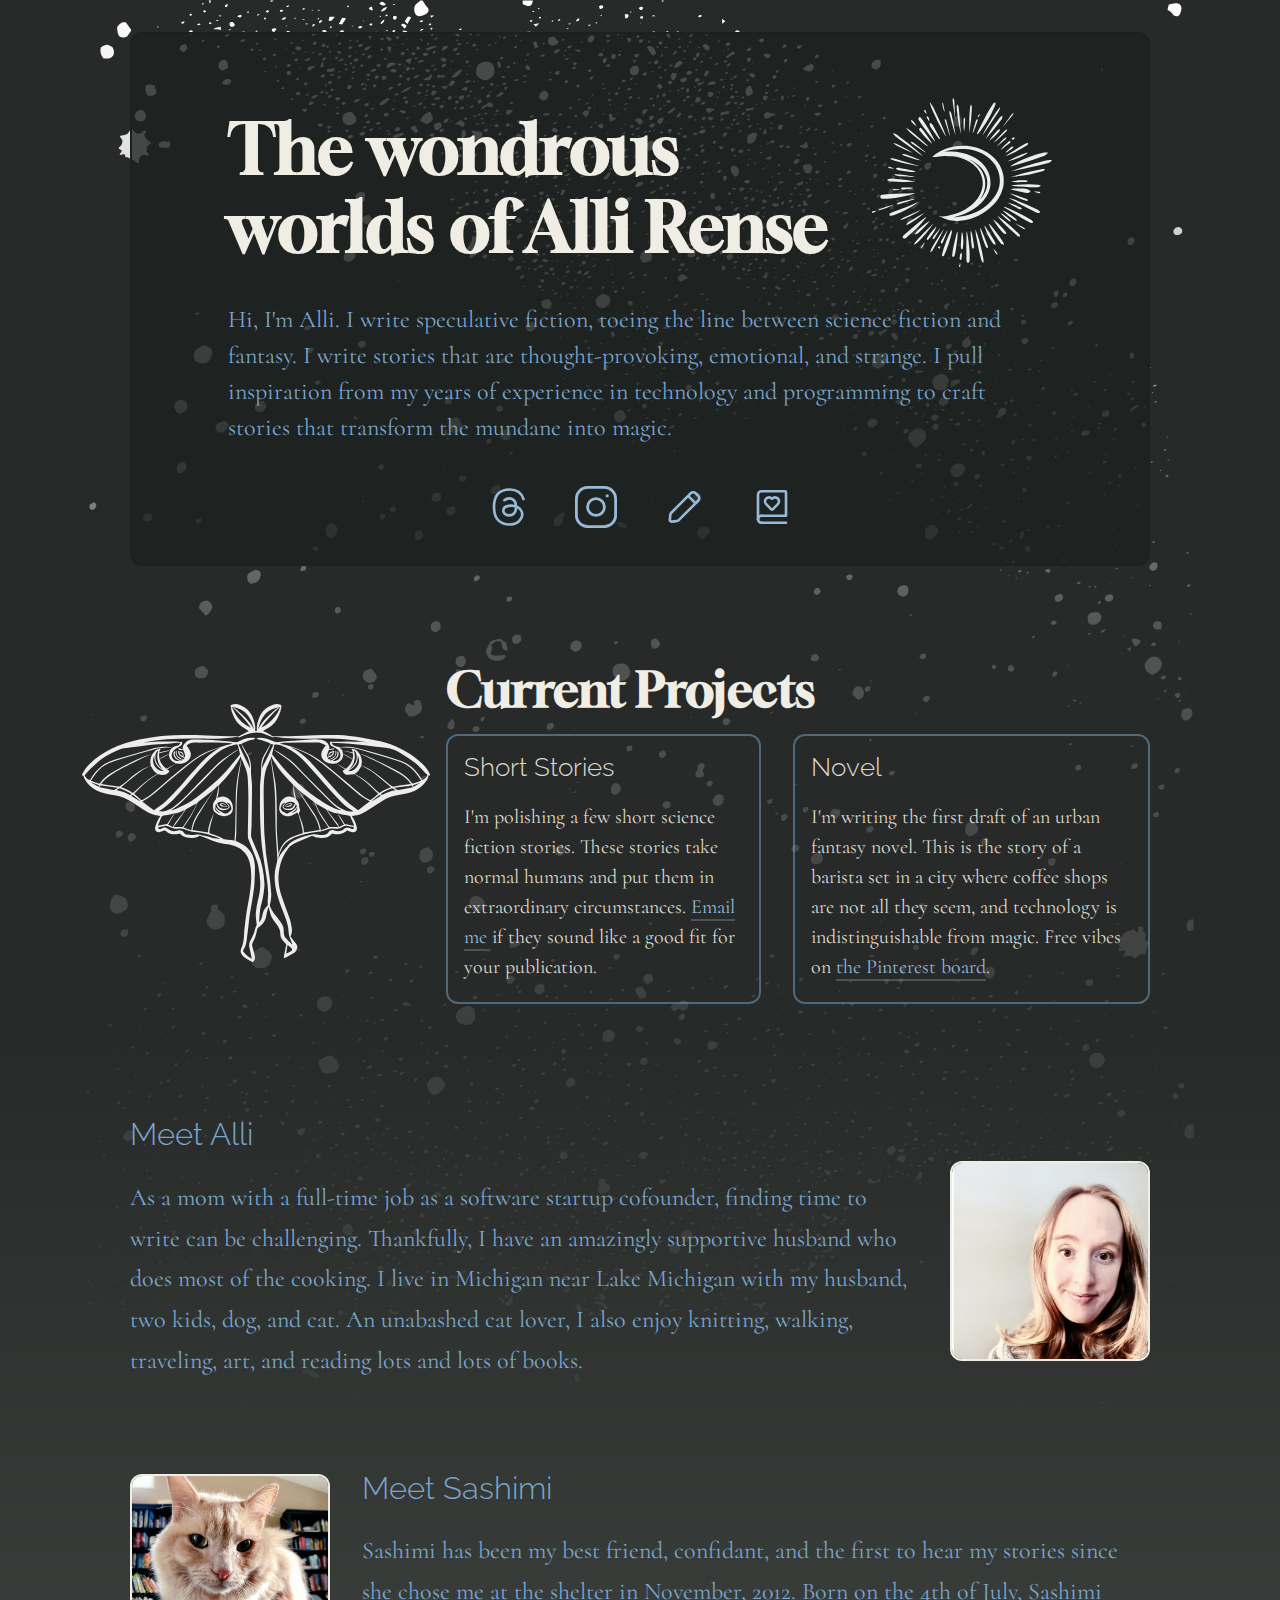
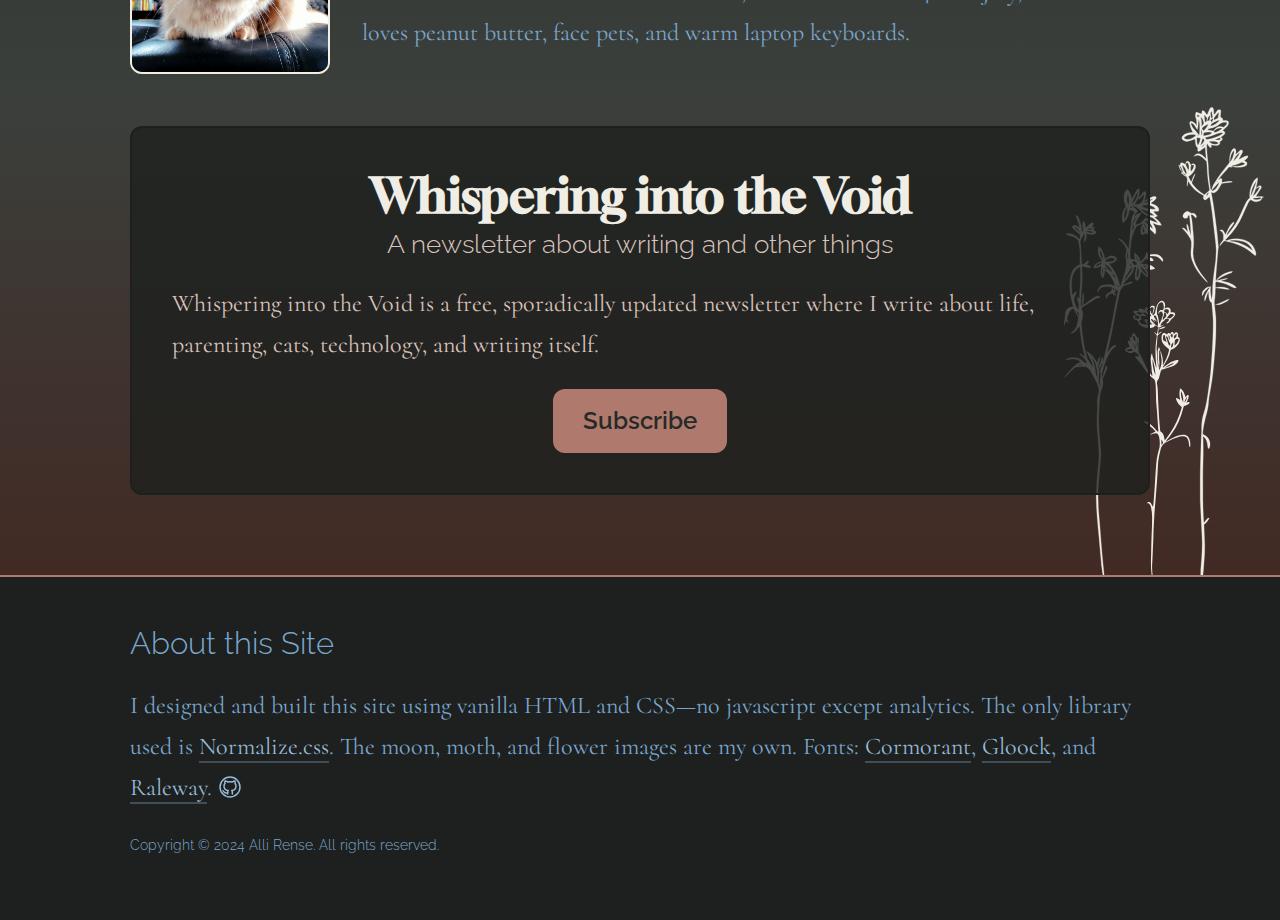
<file: index.html>
<!DOCTYPE html>
<html lang="en">
<head>
    <meta charset="UTF-8">
    <meta name="viewport" content="height=device-height, initial-scale=1.0">
    <meta property="og:title" content="Alli.ink | Speculative Fiction Writer" />
<meta property="og:description" content="Welcome to the wondrous worlds of fiction writer Alli Rense." />
<meta property="og:image" content="https://alli.ink/images/ogimage.png" />
    <link rel="preconnect" href="https://fonts.googleapis.com"> 
    <link rel="preconnect" href="https://fonts.gstatic.com" crossorigin> 
    <link href="https://fonts.googleapis.com/css2?family=Cormorant:wght@300;400&family=Gloock&family=Raleway:wght@300;600&display=swap" rel="stylesheet">
    <link rel="stylesheet" href="normalize.css"/>
    <link rel="stylesheet" href="styles.css"/>
    <link rel="apple-touch-icon" sizes="180x180" href="/apple-touch-icon.png">
    <link rel="icon" type="image/png" sizes="32x32" href="/favicon-32x32.png">
    <link rel="icon" type="image/png" sizes="16x16" href="/favicon-16x16.png">
    <link rel="manifest" href="/site.webmanifest">
    <link rel="mask-icon" href="/safari-pinned-tab.svg" color="#7aa6cd">
    <meta name="msapplication-TileColor" content="#7aa6cd">
    <meta name="theme-color" content="#7aa6cd">
    
    <title>Alli | Speculative Fiction Writer</title>
</head>
<!-- Google tag (gtag.js) -->
<script async src="https://www.googletagmanager.com/gtag/js?id=G-7P4N40CLV4"></script>
<script>
  window.dataLayer = window.dataLayer || [];
  function gtag(){dataLayer.push(arguments);}
  gtag('js', new Date());

  gtag('config', 'G-7P4N40CLV4');
</script>
<body>
    <div class="background"></div>
    <section class="section hero">
        <div class="content">
            <header>
                <div class="top"><h1>The wondrous worlds of Alli Rense</h1><div class="moon"></div></div>
                <p class="subheader">Hi, I'm Alli. I write speculative fiction, toeing the line between science fiction and fantasy. I write stories that are thought-provoking, emotional, and strange. I pull inspiration from my years of experience in technology and programming to craft stories that transform the mundane into magic.</p>
            </header>
            <div class="socials">
                <div class="soc threads">
                    <a href="https://www.threads.net/@allirense" target="_blank" rel="noopener">
                        <svg xmlns="http://www.w3.org/2000/svg" width="42" height="42" viewBox="0 0 24 24"><title>Follow Alli on Threads</title><path fill="none" stroke="currentColor" stroke-linecap="round" stroke-linejoin="round" stroke-width="1.5" d="M9.914 8.128c2.505-2.014 6.11-.94 6.536 2.372c.452 3.514-.45 6.3-3.95 6.3c-3.25 0-3.15-2.8-3.15-2.8c0-3 5.15-3.4 8.15-1.9C23 15.6 19 22 13 22c-4.97 0-9-2.5-9-10S8.03 2 13 2c3.508 0 6.672 1.807 7.835 5.42"/></svg>
                    </a>
                </div>
                <div class="soc instagram">
                    <a href="https://www.instagram.com/allirense" target="_blank" rel="noopener">
                        <svg xmlns="http://www.w3.org/2000/svg" width="42" height="42" viewBox="0 0 15 15"><title>Follow Alli on Instagram</title><path fill="none" stroke="currentColor" d="M11 3.5h1M4.5.5h6a4 4 0 0 1 4 4v6a4 4 0 0 1-4 4h-6a4 4 0 0 1-4-4v-6a4 4 0 0 1 4-4Zm3 10a3 3 0 1 1 0-6a3 3 0 0 1 0 6Z"/></svg>
                    </a>
                </div>
                <div class="soc substack">
                    <a href="https://substack.com/@allirense" target="_blank" rel="noopener">
                        <svg xmlns="http://www.w3.org/2000/svg" width="42" height="42" viewBox="0 0 24 24"><title>Follow Alli on Substack</title><path fill="none" stroke="currentColor" stroke-linecap="round" stroke-linejoin="round" stroke-width="1.5" d="m14.363 5.652l1.48-1.48a2 2 0 0 1 2.829 0l1.414 1.414a2 2 0 0 1 0 2.828l-1.48 1.48m-4.243-4.242l-9.616 9.615a2 2 0 0 0-.578 1.238l-.242 2.74a1 1 0 0 0 1.084 1.085l2.74-.242a2 2 0 0 0 1.24-.578l9.615-9.616m-4.243-4.242l4.243 4.242"/></svg>
                    </a>
                </div>
                <div class="soc storygraph">
                    <a href="https://app.thestorygraph.com/profile/alli" target="_blank" rel="noopener">
                        <svg xmlns="http://www.w3.org/2000/svg" width="42" height="42" viewBox="0 0 24 24"><title>Follow Alli on Storygraph</title><g fill="none" stroke="currentColor" stroke-width="1.5"><path stroke-linecap="round" d="M4 19V5a2 2 0 0 1 2-2h13.4a.6.6 0 0 1 .6.6v13.114"/><path stroke-linejoin="round" d="M16 8.78a2.28 2.28 0 0 1-.662 1.606c-.976.984-1.923 2.01-2.936 2.958a.597.597 0 0 1-.822-.017l-2.918-2.94a2.281 2.281 0 0 1 0-3.214a2.277 2.277 0 0 1 3.232 0L12 7.28l.106-.107A2.276 2.276 0 0 1 16 8.78Z"/><path stroke-linecap="round" d="M6 17h14M6 21h14"/><path stroke-linecap="round" stroke-linejoin="round" d="M6 21a2 2 0 1 1 0-4"/></g></svg>
                    </a>
                </div>
            </div>
        </div>
    </section>
    <section class="section currently">
        <div class="background"></div>
        <div class="content">
            <div class="moth">
                <img src="images/highlightmoth.svg" alt="Illustration of a moth">
            </div>
            <div class="inner">
                <h2>Current Projects</h2>
                <div class="grid">
                    <div>
                        <h3>Short Stories</h3>
                        <p>I'm polishing a few short science fiction stories. These stories take normal humans and put them in extraordinary circumstances.  <a href="mailto:allirense@gmail.com">Email me</a> if they sound like a good fit for your publication.</p>
                    </div>
                    <div>
                        <h3>Novel</h3>
                        <p>I'm writing the first draft of an urban fantasy novel. This is the story of a barista set in a city where coffee shops are not all they seem, and technology is indistinguishable from magic. Free vibes on <a href="https://www.pinterest.com/alli/crossroads/" target="_blank" rel="noopener">the Pinterest board</a>.</p>
                    </div>
                </div>
            </div>
        </div>
    </section>
    <section class="section bio">
        <div class="content human">
            <div class="text">
                <h2>Meet Alli</h2>
                <p>As a mom with a full-time job as a software startup cofounder, finding time to write can be challenging. Thankfully, I have an amazingly supportive husband who does most of the cooking. I live in Michigan near Lake Michigan with my husband, two kids, dog, and cat. An unabashed cat lover, I also enjoy knitting, walking, traveling, art, and reading lots and lots of books.</p>
            </div>
            <div class="picture">
                <img src="images/photoofalli.jpg" alt="Photo of Alli, a blonde white woman against a gray background">
            </div>
        </div>
        <div class="content cat">
            <div class="picture">
                <img src="images/photoofsashimicat.jpg" alt="Photo of Sashimi, a fluffy light orange cat with books in the background">
            </div>
            <div class="text">
            <h2>Meet Sashimi</h2>
            <p>Sashimi has been my best friend, confidant, and the first to hear my stories since she chose me at the shelter in November, 2012. Born on the 4th of July, Sashimi loves peanut butter, face pets, and warm laptop keyboards.</p>
        </div>
        </div>
    </section>
    <section class="section newsletter">
        <div class="background"></div>
        <div class="content">
            <div class="inner">
            <h2>Whispering into the Void</h2>
            <h3>A newsletter about writing and other things</h3>
            <p>Whispering into the Void is a free, sporadically updated newsletter where I write about life, parenting, cats, technology, and writing itself.</p>
            <div class="subscribe"><a href="https://whisperingvoid.substack.com/welcome" target="_blank" rel="noopener">Subscribe</a></div>
        </div>
        </div>
    </section>
    <footer class="section">
        <div class="content">
            <div class="top">
                <h2>About this Site</h2>
            </div>
            <div class="about">
                <p>I designed and built this site using vanilla HTML and CSS&#8212;no javascript except analytics. The only library used is <a href="https://necolas.github.io/normalize.css/" target="_blank" rel="noopener">Normalize.css</a>. The moon, moth, and flower images are my own. Fonts: <a href="https://fonts.google.com/specimen/Cormorant?query=Cormorant" target="_blank" rel="noopener">Cormorant</a>, <a href="https://fonts.google.com/specimen/Gloock?query=Gloock" target="_blank" rel="noopener">Gloock</a>, and <a href="https://fonts.google.com/specimen/Raleway" target="_blank" rel="noopener">Raleway</a>. <a href="https://github.com/allirense/alli.ink" target="_blank" rel="noopener" class="github"><svg xmlns="http://www.w3.org/2000/svg" width="24" height="24" viewBox="0 0 24 24"><title>View the code on Github</title><g fill="none" stroke="currentColor" stroke-linecap="round" stroke-linejoin="round" stroke-width="1.5"><path d="M12 22c5.523 0 10-4.477 10-10S17.523 2 12 2S2 6.477 2 12s4.477 10 10 10"/><path d="M14.333 19v-1.863c.025-.31-.018-.62-.126-.913a2.18 2.18 0 0 0-.5-.781c2.093-.227 4.293-1 4.293-4.544a3.48 3.48 0 0 0-1-2.434a3.211 3.211 0 0 0-.06-2.448s-.787-.227-2.607.961a9.152 9.152 0 0 0-4.666 0c-1.82-1.188-2.607-.96-2.607-.96A3.211 3.211 0 0 0 7 8.464a3.482 3.482 0 0 0-1 2.453c0 3.519 2.2 4.291 4.293 4.544a2.18 2.18 0 0 0-.496.773a2.134 2.134 0 0 0-.13.902V19"/><path d="M9.667 17.702c-2 .631-3.667 0-4.667-1.948"/></g></svg>

                </a></p>
            </div>
            <div class="copyright">
                <p>Copyright &copy; 2024 Alli Rense. All rights reserved.
            </div>
        </div>
    </footer>
</body>
</html>
</file>
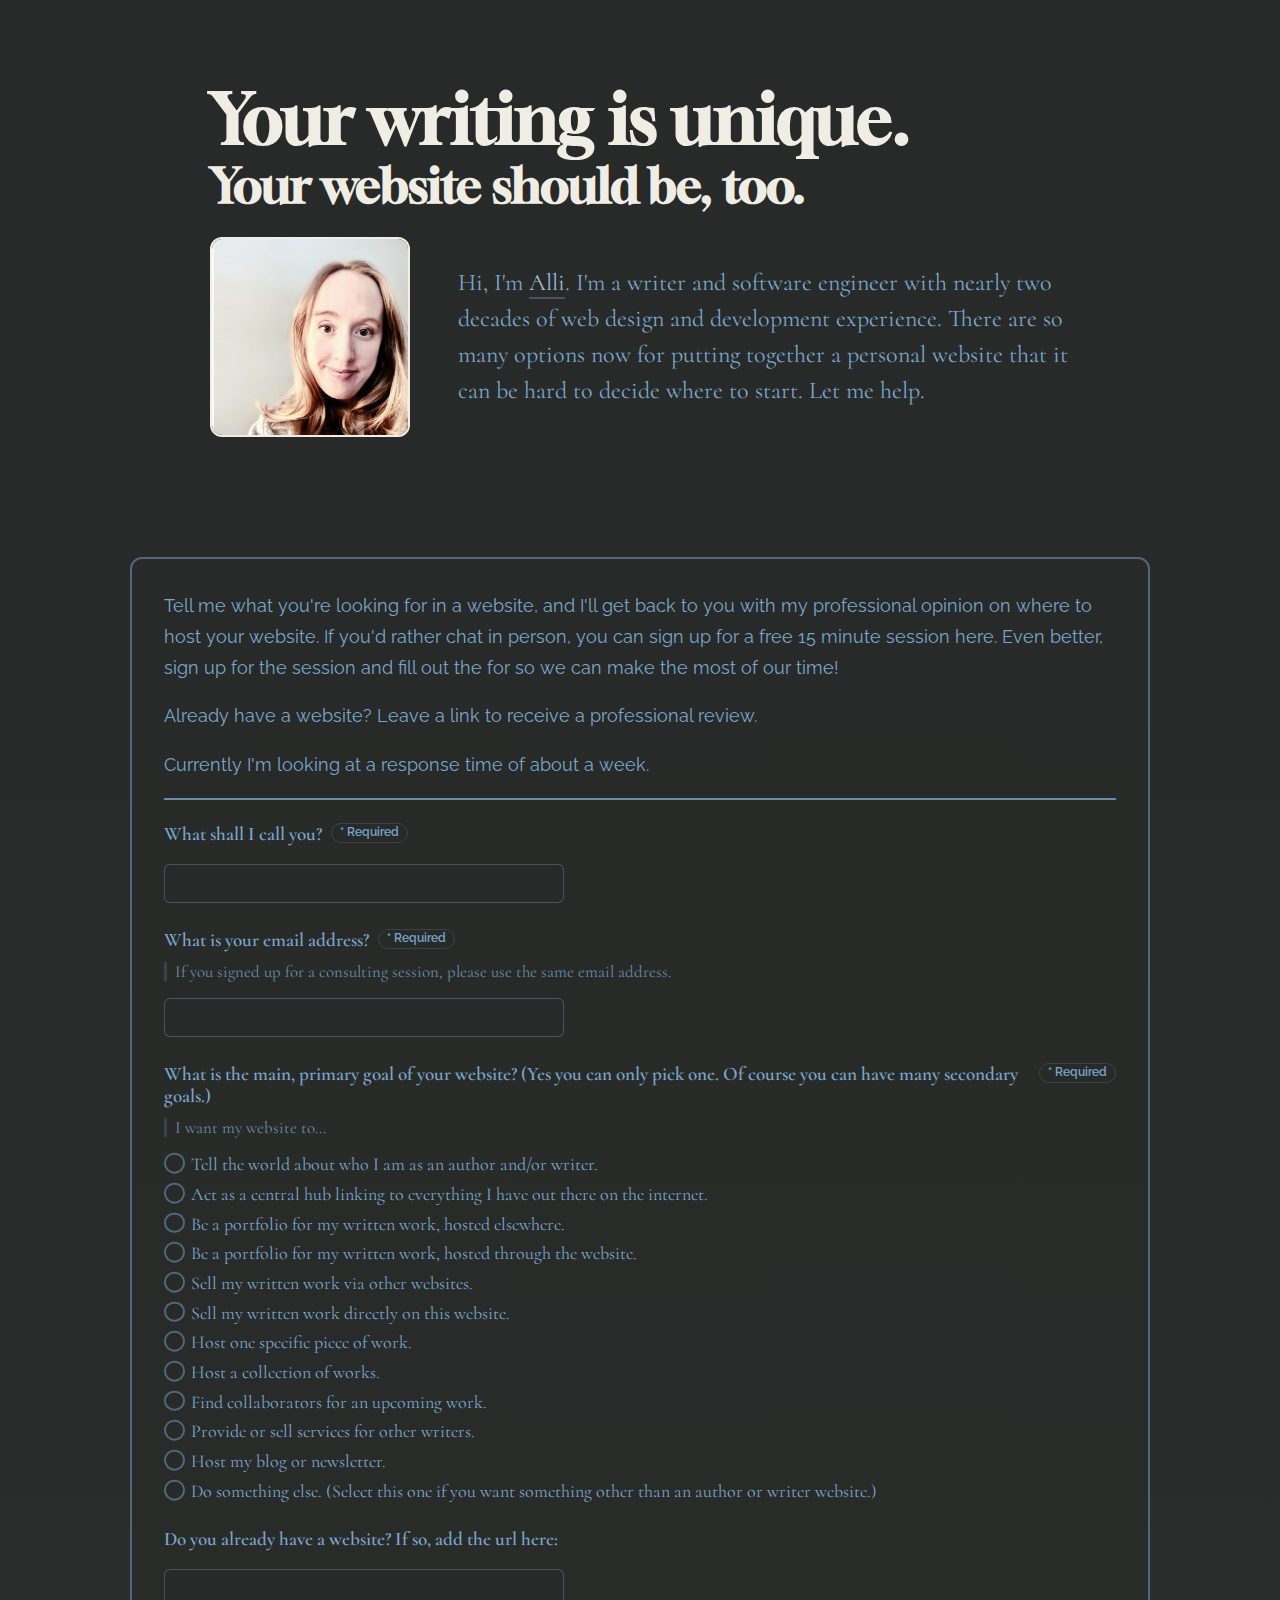
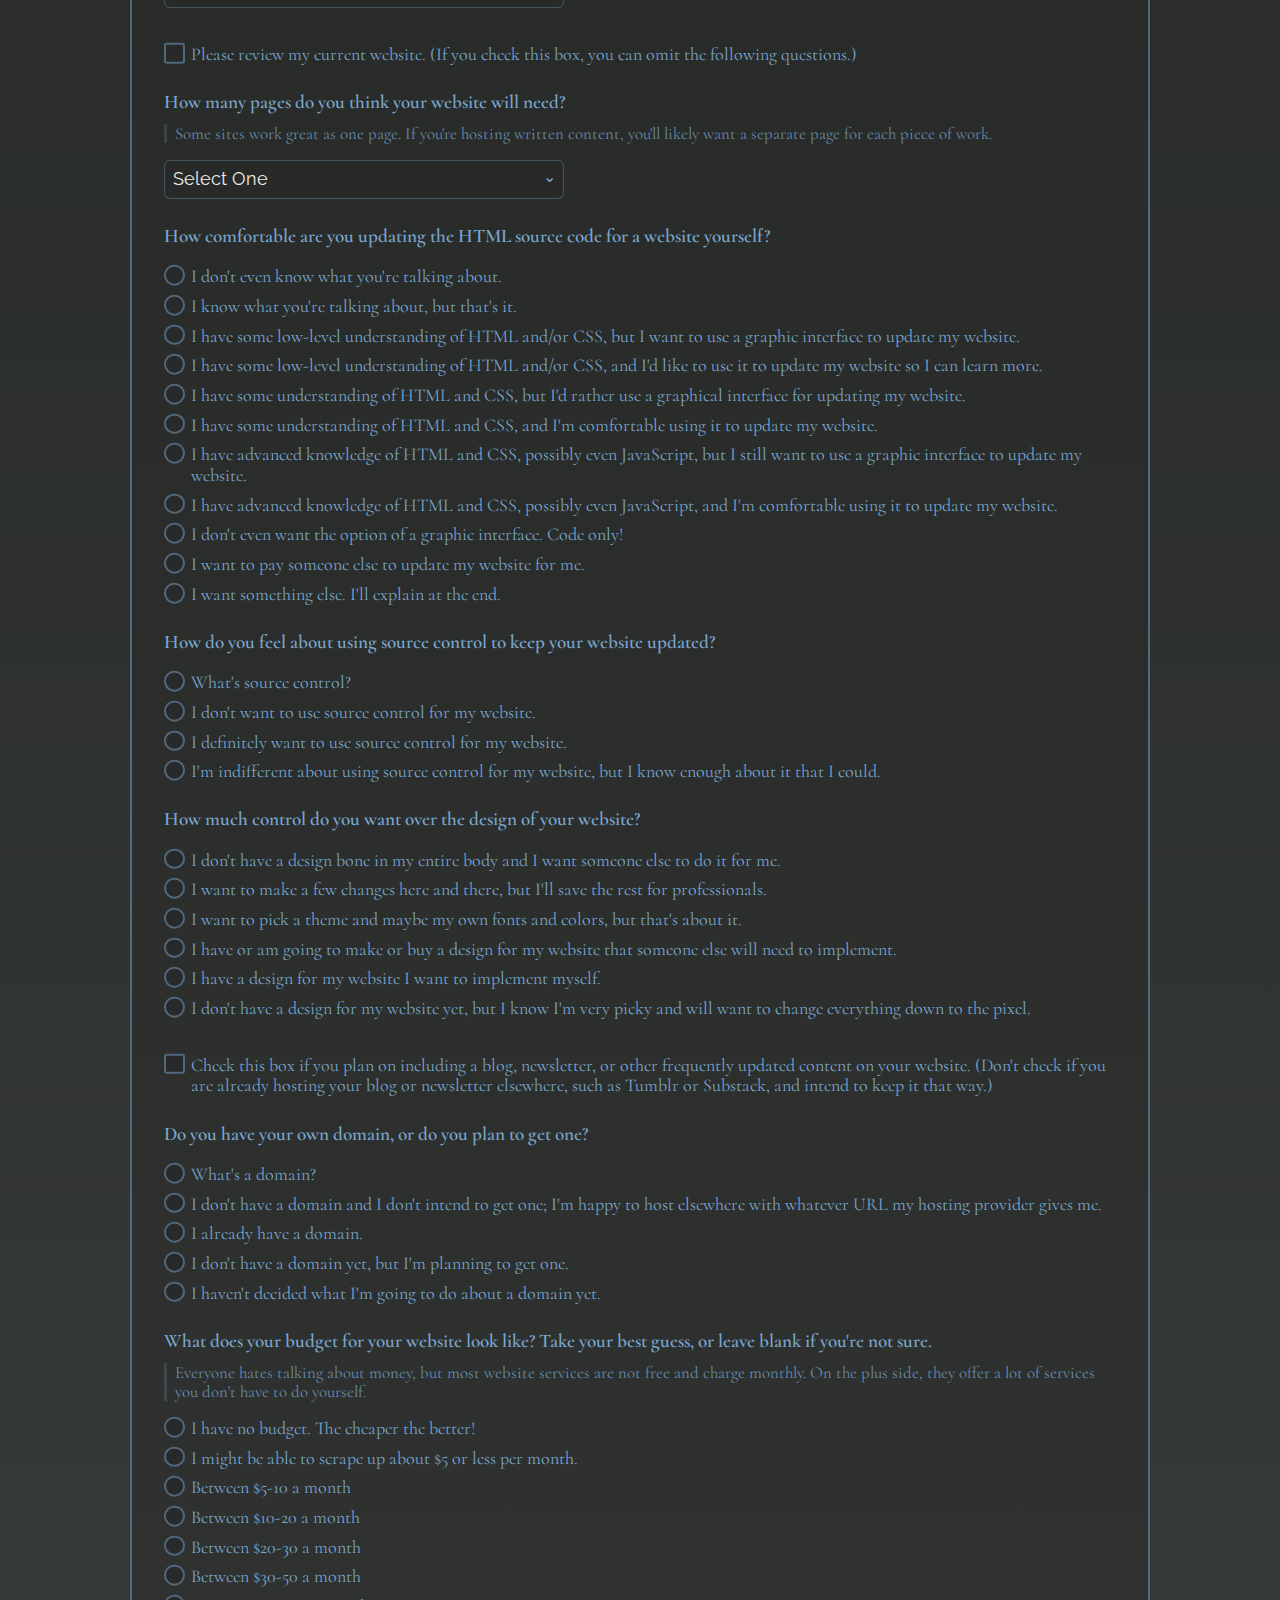
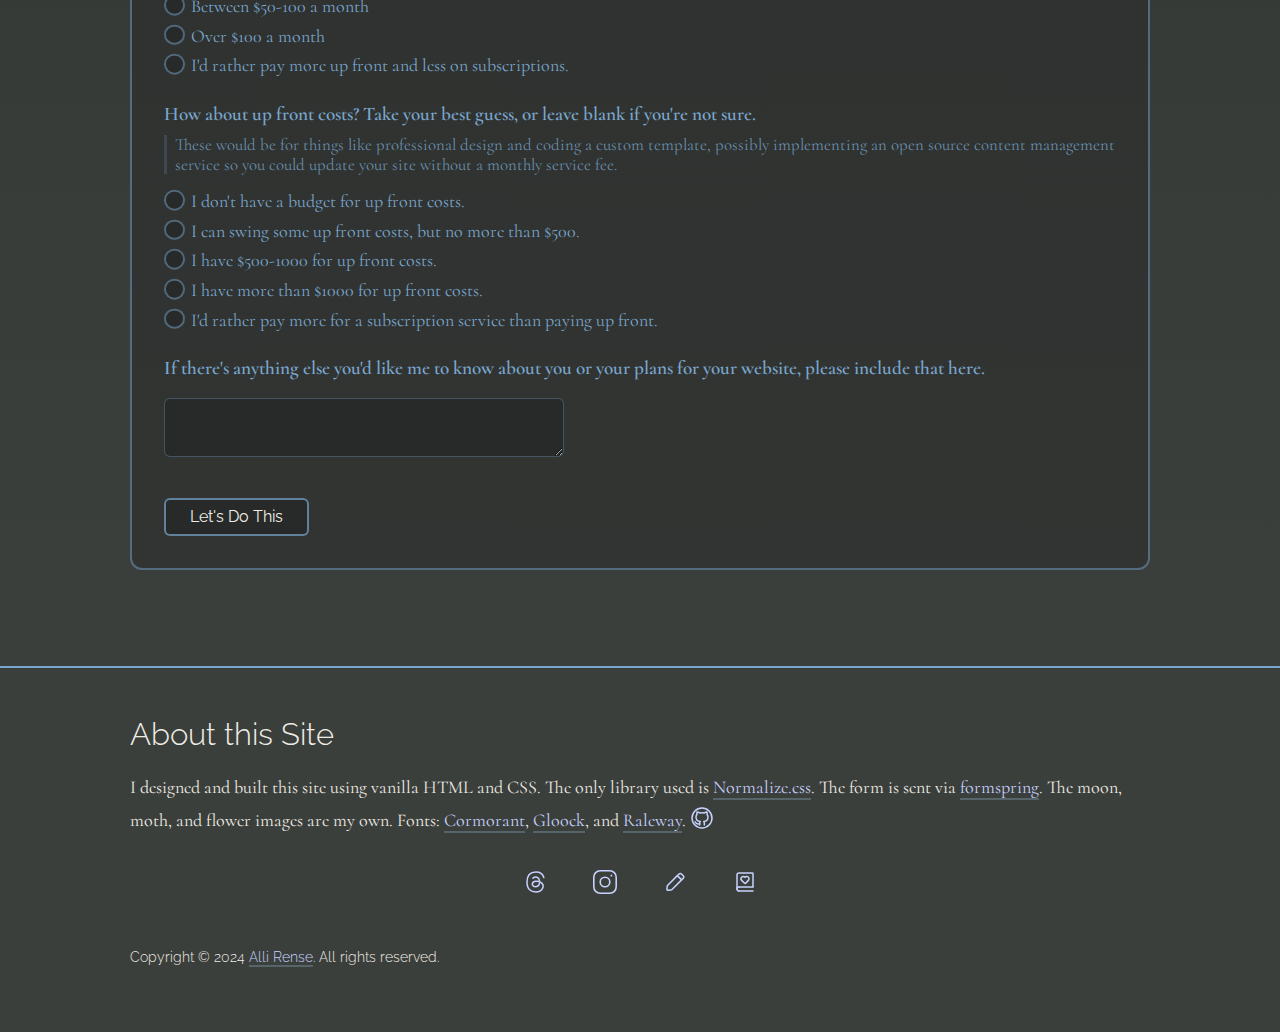
<file: consulting/index.html>
<!DOCTYPE html>
<html lang="en">
<head>
    <meta charset="UTF-8">
    <meta name="viewport" content="height=device-height, initial-scale=1.0">
    <meta property="og:title" content="Author Website Consultation - Free" />
<meta property="og:description" content="With so many web hosts to choose from, it's hard for an author to know where to start. Alli provides expert advice on the best web hosting strategy to suit your needs." />
<meta property="og:image" content="https://alli.ink/images/ogconsultingimage.png" />
    <link rel="preconnect" href="https://fonts.googleapis.com"> 
    <link rel="preconnect" href="https://fonts.gstatic.com" crossorigin> 
    <link href="https://fonts.googleapis.com/css2?family=Cormorant:wght@300;400;600&family=Gloock&family=Raleway:wght@300;600&display=swap" rel="stylesheet">
    <link rel="stylesheet" href="../normalize.css"/>
    <link rel="stylesheet" href="../styles.css"/>
    <link rel="apple-touch-icon" sizes="180x180" href="/apple-touch-icon.png">
    <link rel="icon" type="image/png" sizes="32x32" href="/favicon-32x32.png">
    <link rel="icon" type="image/png" sizes="16x16" href="/favicon-16x16.png">
    <link rel="manifest" href="/site.webmanifest">
    <link rel="mask-icon" href="/safari-pinned-tab.svg" color="#7aa6cd">
    <meta name="msapplication-TileColor" content="#7aa6cd">
    <meta name="theme-color" content="#7aa6cd">
    
    <title>Author Website Consultation - Free</title>
</head>
<!-- Google tag (gtag.js) -->
<script async src="https://www.googletagmanager.com/gtag/js?id=G-7P4N40CLV4"></script>
<script>
  window.dataLayer = window.dataLayer || [];
  function gtag(){dataLayer.push(arguments);}
  gtag('js', new Date());

  gtag('config', 'G-7P4N40CLV4');
</script>
<body class="page consultation">
    <section class="section hero">
        <div class="content">
            <header>
                <h1>Your writing is unique.<span class="h1pt2">Your website should be, too.</span></h1>
                <div class="subheader">
                    <div class="picture">
                        <img src="../images/photoofalli.jpg" alt="Photo of Alli, a blonde white woman against a gray background">
                    </div>
                    <span>Hi, I'm <a href="https://alli.ink">Alli</a>. I'm a writer and software engineer with nearly two decades of web design and development experience. There are so many options now for putting together a personal website that it can be hard to decide where to start. Let me help.</span></div>
            </header>
        </div>
    </section>
    <main>
        <section class="section main">
            <div class="content">
                <div class="instructions">
            <p>Tell me what you're looking for in a website, and I'll get back to you with my professional opinion on where to host your website. 
            If you'd rather chat in person, you can sign up for a free 15 minute session here. Even better, sign up for the session and fill out the for so we can make the most of our time!</p>
            <p>Already have a website? Leave a link to receive a professional review.</p>
            <p>Currently I'm looking at a response time of about a week.</p></div>
            <hr/>
            <!-- modify this form HTML and place wherever you want your form -->
            <form
            action="https://formspree.io/f/xnqedznv"
            method="POST"
            >
                <label>
                <div class="label">
                What shall I call you? <div class="required">* Required</div>
            </div>
                <input type="text" name="name" required />
                </label>
                <label>
                    <div class="label">
                        What is your email address?
                        <div class="required">* Required</div>
                    </div>
                    <div class="sublabel">If you signed up for a consulting session, please use the same email address.</div>
                    <input type="email" name="email" required>
                </label>
                    <div class="fieldset">
                        <div class="label">What is the main, primary goal of your website? (Yes you can only pick one. Of course you can have many secondary goals.)<div class="required">* Required</div></div>
                        <div class="sublabel">I want my website to...</div>
                        <label><input type="radio" name="goal" value="bio/">Tell the world about who I am as an author and/or writer.</input></label>
                        <label><input type="radio" name="goal" value="hub"/>Act as a central hub linking to everything I have out there on the internet.</input></label>
                        <label><input type="radio" name="goal" value="portfolio"/>Be a portfolio for my written work, hosted elsewhere.</input></label>
                        <label><input type="radio" name="goal" value="portfolio_hosted"/>Be a portfolio for my written work, hosted through the website.</input></label>
                        <label><input type="radio" name="goal" value="sell_other"/>Sell my written work via other websites.</input></label>
                        <label><input type="radio" name="goal" value="sell_direct"/>Sell my written work directly on this website.</input></label>
                        <label><input type="radio" name="goal" value="piece"/>Host one specific piece of work.</input></label>
                        <label><input type="radio" name="goal" value="collection"/>Host a collection of works.</input></label>
                        <label><input type="radio" name="goal" value="collab"/>Find collaborators for an upcoming work.</input></label>
                        <label><input type="radio" name="goal" value="service"/>Provide or sell services for other writers.</input></label>
                        <label><input type="radio" name="goal" value="blog"/>Host my blog or newsletter.</input></label>
                        <label><input type="radio" name="goal" value="other"/>Do something else. (Select this one if you want something other than an author or writer website.)</input></label>
                    </div>
                <label>
                    <div class="label">Do you already have a website? If so, add the url here:</div>
                    <input type="text" name="website" >
                </label>
                <label class="fieldset checkbox">
                    <input type="checkbox" name="review" />Please review my current website. (If you check this box, you can omit the following questions.)
                </label>
                <label>
                    <div class="label">How many pages do you think your website will need?</div>
                    <div class="sublabel">Some sites work great as one page. If you're hosting written content, you'll likely want a separate page for each piece of work.</div>
                    <div class="select-wrapper"><select name="pagecount">
                        <option name="default">Select One</option>
                        <option name="1">1 page</option>
                        <option name="2-5">2-5 pages</option>
                        <option name="5-10">5-10 pages</option>
                        <option name="10-20">10-20 pages</option>
                        <option name="20-50">20-50 pages</option>
                        <option name=">50">more than 50 pages</option>
                        <option name="unknown">I have no idea</option>
                    </select></div>
                </label>
                <div class="fieldset">
                    <div class="label">How comfortable are you updating the HTML source code for a website yourself?</div>
                        <label><input type="radio" name="code" value="what">I don't even know what you're talking about.</label>
                        <label><input type="radio" name="code" value="concept">I know what you're talking about, but that's it.</label>
                        <label><input type="radio" name="code" value="basic">I have some low-level understanding of HTML and/or CSS, but I want to use a graphic interface to update my website.</label>
                        <label><input type="radio" name="code" value="learner">I have some low-level understanding of HTML and/or CSS, and I'd like to use it to update my website so I can learn more.</label>
                        <label><input type="radio" name="code" value="some">I have some understanding of HTML and CSS, but I'd rather use a graphical interface for updating my website.</label>
                        <label><input type="radio" name="code" value="comfortable">I have some understanding of HTML and CSS, and I'm comfortable using it to update my website.</label>
                        <label><input type="radio" name="code" value="lazy">I have advanced knowledge of HTML and CSS, possibly even JavaScript, but I still want to use a graphic interface to update my website.</label>
                        <label><input type="radio" name="code" value="advanced">I have advanced knowledge of HTML and CSS, possibly even JavaScript, and I'm comfortable using it to update my website.</label>
                        <label><input type="radio" name="code" value="coder">I don't even want the option of a graphic interface. Code only!</label>
                        <label><input type="radio" name="code" value="pay">I want to pay someone else to update my website for me.</label>
                        <label><input type="radio" name="code" value="other">I want something else. I'll explain at the end.</label>
                </div>
                <div class="fieldset">
                    <div class="label">How do you feel about using source control to keep your website updated?</div>
                        <label><input type="radio" name="git" value="huh">What's source control?</label>
                        <label><input type="radio" name="git" value="no">I don't want to use source control for my website.</label>
                        <label><input type="radio" name="git" value="yes">I definitely want to use source control for my website.</label>
                        <label><input type="radio" name="git" value="maybe">I'm indifferent about using source control for my website, but I know enough about it that I could.</label>
                </div>
                <div class="fieldset">
                    <div class="label">How much control do you want over the design of your website?</div>
                        <label><input type="radio" name="design" value="none"/>I don't have a design bone in my entire body and I want someone else to do it for me.</label>
                        <label><input type="radio" name="design" value="little"/>I want to make a few changes here and there, but I'll save the rest for professionals.</label>
                        <label><input type="radio" name="design" value="theme"/>I want to pick a theme and maybe my own fonts and colors, but that's about it.</label>
                        <label><input type="radio" name="design" value="have-one"/>I have or am going to make or buy a design for my website that someone else will need to implement.</label>
                        <label><input type="radio" name="design" value="implement"/>I have a design for my website I want to implement myself.</label>
                        <label><input type="radio" name="design" value="picky"/>I don't have a design for my website yet, but I know I'm very picky and will want to change everything down to the pixel.</label>
                </div>
                <label class="fieldset checkbox">
                    <input type="checkbox" name="blog" />
                    Check this box if you plan on including a blog, newsletter, or other frequently updated content on your website. (Don't check if you are already hosting your blog or newsletter elsewhere, such as Tumblr or Substack, and intend to keep it that way.)
                </label>
                <div class="fieldset">
                    <div class="label">Do you have your own domain, or do you plan to get one?</div>
                        <label><input type="radio" name="domain" value="confused"/>What's a domain?</label>
                        <label><input type="radio" name="domain" value="no-domain"/>I don't have a domain and I don't intend to get one; I'm happy to host elsewhere with whatever URL my hosting provider gives me.</label>
                        <label><input type="radio" name="domain" value="already-got"/>I already have a domain.</label>
                        <label><input type="radio" name="domain" value="future-domain"/>I don't have a domain yet, but I'm planning to get one.</label>
                        <label><input type="radio" name="domain" value="unsure"/>I haven't decided what I'm going to do about a domain yet.</label>
                </div>
                <div class="fieldset">
                    <div class="label">What does your budget for your website look like? Take your best guess, or leave blank if you're not sure.</div>
                    <div class="sublabel">Everyone hates talking about money, but most website services are not free and charge monthly. On the plus side, they offer a lot of services you don't have to do yourself.</div>
                        <label><input type="radio" name="monthlyBudget" value="broke">I have no budget. The cheaper the better!</label>
                        <label><input type="radio" name="monthlyBudget" value="five">I might be able to scrape up about $5 or less per month.</label>
                        <label><input type="radio" name="monthlyBudget" value="5-10">Between $5-10 a month</label>
                        <label><input type="radio" name="monthlyBudget" value="10-20">Between $10-20 a month</label>
                        <label><input type="radio" name="monthlyBudget" value="20-30">Between $20-30 a month</label>
                        <label><input type="radio" name="monthlyBudget" value="30-50">Between $30-50 a month</label>
                        <label><input type="radio" name="monthlyBudget" value="50-100">Between $50-100 a month</label>
                        <label><input type="radio" name="monthlyBudget" value=">100">Over $100 a month</label>
                        <label><input type="radio" name="monthlyBudget" value="upfront">I'd rather pay more up front and less on subscriptions.</label>
                    </div>
                <div class="fieldset">
                    <div class="label">How about up front costs? Take your best guess, or leave blank if you're not sure.</div>
                    <div class="sublabel">These would be for things like professional design and coding a custom template, possibly implementing an open source content management service so you could update your site without a monthly service fee.</div>
                        <label><input type="radio" name="upFrontBudget" value="zero">I don't have a budget for up front costs.</label>
                        <label><input type="radio" name="upFrontBudget" value="500">I can swing some up front costs, but no more than $500.</label>
                        <label><input type="radio" name="upFrontBudget" value="1000">I have $500-1000 for up front costs.</label>
                        <label><input type="radio" name="upFrontBudget" value=">1000">I have more than $1000 for up front costs.</label>
                        <label><input type="radio" name="upFrontBudget" value="monthly">I'd rather pay more for a subscription service than paying up front.</label>
                </div>
                <label>
                    <div class="label">If there's anything else you'd like me to know about you or your plans for your website, please include that here.</div>
                    <textarea name="info"></textarea>
                </label>
                <!-- your other form fields go here -->
                <button class="button" type="submit">Let's Do This</button>
            </form>
        </div>
        </section>
    </main>
    <footer class="section">
        <div class="content">
            <div class="top">
                <h2>About this Site</h2>
            </div>
            <div class="about">
                <p>I designed and built this site using vanilla HTML and CSS. The only library used is <a href="https://necolas.github.io/normalize.css/" target="_blank" rel="noopener">Normalize.css</a>. The form is sent via <a href="https://formspree.io" target="blank" rel="noopener">formspring</a>. The moon, moth, and flower images are my own. Fonts: <a href="https://fonts.google.com/specimen/Cormorant?query=Cormorant" target="_blank" rel="noopener">Cormorant</a>, <a href="https://fonts.google.com/specimen/Gloock?query=Gloock" target="_blank" rel="noopener">Gloock</a>, and <a href="https://fonts.google.com/specimen/Raleway" target="_blank" rel="noopener">Raleway</a>. <a href="https://github.com/allirense/alli.ink" target="_blank" rel="noopener" class="github"><svg xmlns="http://www.w3.org/2000/svg" width="24" height="24" viewBox="0 0 24 24"><title>View the code on Github</title><g fill="none" stroke="currentColor" stroke-linecap="round" stroke-linejoin="round" stroke-width="1.5"><path d="M12 22c5.523 0 10-4.477 10-10S17.523 2 12 2S2 6.477 2 12s4.477 10 10 10"/><path d="M14.333 19v-1.863c.025-.31-.018-.62-.126-.913a2.18 2.18 0 0 0-.5-.781c2.093-.227 4.293-1 4.293-4.544a3.48 3.48 0 0 0-1-2.434a3.211 3.211 0 0 0-.06-2.448s-.787-.227-2.607.961a9.152 9.152 0 0 0-4.666 0c-1.82-1.188-2.607-.96-2.607-.96A3.211 3.211 0 0 0 7 8.464a3.482 3.482 0 0 0-1 2.453c0 3.519 2.2 4.291 4.293 4.544a2.18 2.18 0 0 0-.496.773a2.134 2.134 0 0 0-.13.902V19"/><path d="M9.667 17.702c-2 .631-3.667 0-4.667-1.948"/></g></svg>
                </a></p>
            </div>
            <div class="socials">
                <div class="soc threads">
                    <a href="https://www.threads.net/@allirense" target="_blank" rel="noopener">
                        <svg xmlns="http://www.w3.org/2000/svg" width="24" height="24" viewBox="0 0 24 24"><title>Follow Alli on Threads</title><path fill="none" stroke="currentColor" stroke-linecap="round" stroke-linejoin="round" stroke-width="1.5" d="M9.914 8.128c2.505-2.014 6.11-.94 6.536 2.372c.452 3.514-.45 6.3-3.95 6.3c-3.25 0-3.15-2.8-3.15-2.8c0-3 5.15-3.4 8.15-1.9C23 15.6 19 22 13 22c-4.97 0-9-2.5-9-10S8.03 2 13 2c3.508 0 6.672 1.807 7.835 5.42"/></svg>
                    </a>
                </div>
                <div class="soc instagram">
                    <a href="https://www.instagram.com/allirense" target="_blank" rel="noopener">
                        <svg xmlns="http://www.w3.org/2000/svg" width="24" height="24" viewBox="0 0 15 15"><title>Follow Alli on Instagram</title><path fill="none" stroke="currentColor" d="M11 3.5h1M4.5.5h6a4 4 0 0 1 4 4v6a4 4 0 0 1-4 4h-6a4 4 0 0 1-4-4v-6a4 4 0 0 1 4-4Zm3 10a3 3 0 1 1 0-6a3 3 0 0 1 0 6Z"/></svg>
                    </a>
                </div>
                <div class="soc substack">
                    <a href="https://substack.com/@allirense" target="_blank" rel="noopener">
                        <svg xmlns="http://www.w3.org/2000/svg" width="24" height="24" viewBox="0 0 24 24"><title>Follow Alli on Substack</title><path fill="none" stroke="currentColor" stroke-linecap="round" stroke-linejoin="round" stroke-width="1.5" d="m14.363 5.652l1.48-1.48a2 2 0 0 1 2.829 0l1.414 1.414a2 2 0 0 1 0 2.828l-1.48 1.48m-4.243-4.242l-9.616 9.615a2 2 0 0 0-.578 1.238l-.242 2.74a1 1 0 0 0 1.084 1.085l2.74-.242a2 2 0 0 0 1.24-.578l9.615-9.616m-4.243-4.242l4.243 4.242"/></svg>
                    </a>
                </div>
                <div class="soc storygraph">
                    <a href="https://app.thestorygraph.com/profile/alli" target="_blank" rel="noopener">
                        <svg xmlns="http://www.w3.org/2000/svg" width="24" height="24" viewBox="0 0 24 24"><title>Follow Alli on Storygraph</title><g fill="none" stroke="currentColor" stroke-width="1.5"><path stroke-linecap="round" d="M4 19V5a2 2 0 0 1 2-2h13.4a.6.6 0 0 1 .6.6v13.114"/><path stroke-linejoin="round" d="M16 8.78a2.28 2.28 0 0 1-.662 1.606c-.976.984-1.923 2.01-2.936 2.958a.597.597 0 0 1-.822-.017l-2.918-2.94a2.281 2.281 0 0 1 0-3.214a2.277 2.277 0 0 1 3.232 0L12 7.28l.106-.107A2.276 2.276 0 0 1 16 8.78Z"/><path stroke-linecap="round" d="M6 17h14M6 21h14"/><path stroke-linecap="round" stroke-linejoin="round" d="M6 21a2 2 0 1 1 0-4"/></g></svg>
                    </a>
                </div>
            </div>
            <div class="copyright">
                <p>Copyright &copy; 2024 <a href="mailto:allirense@gmail.com">Alli Rense</a>. All rights reserved.
            </div>
        </div>
    </footer>
</body>
</file>
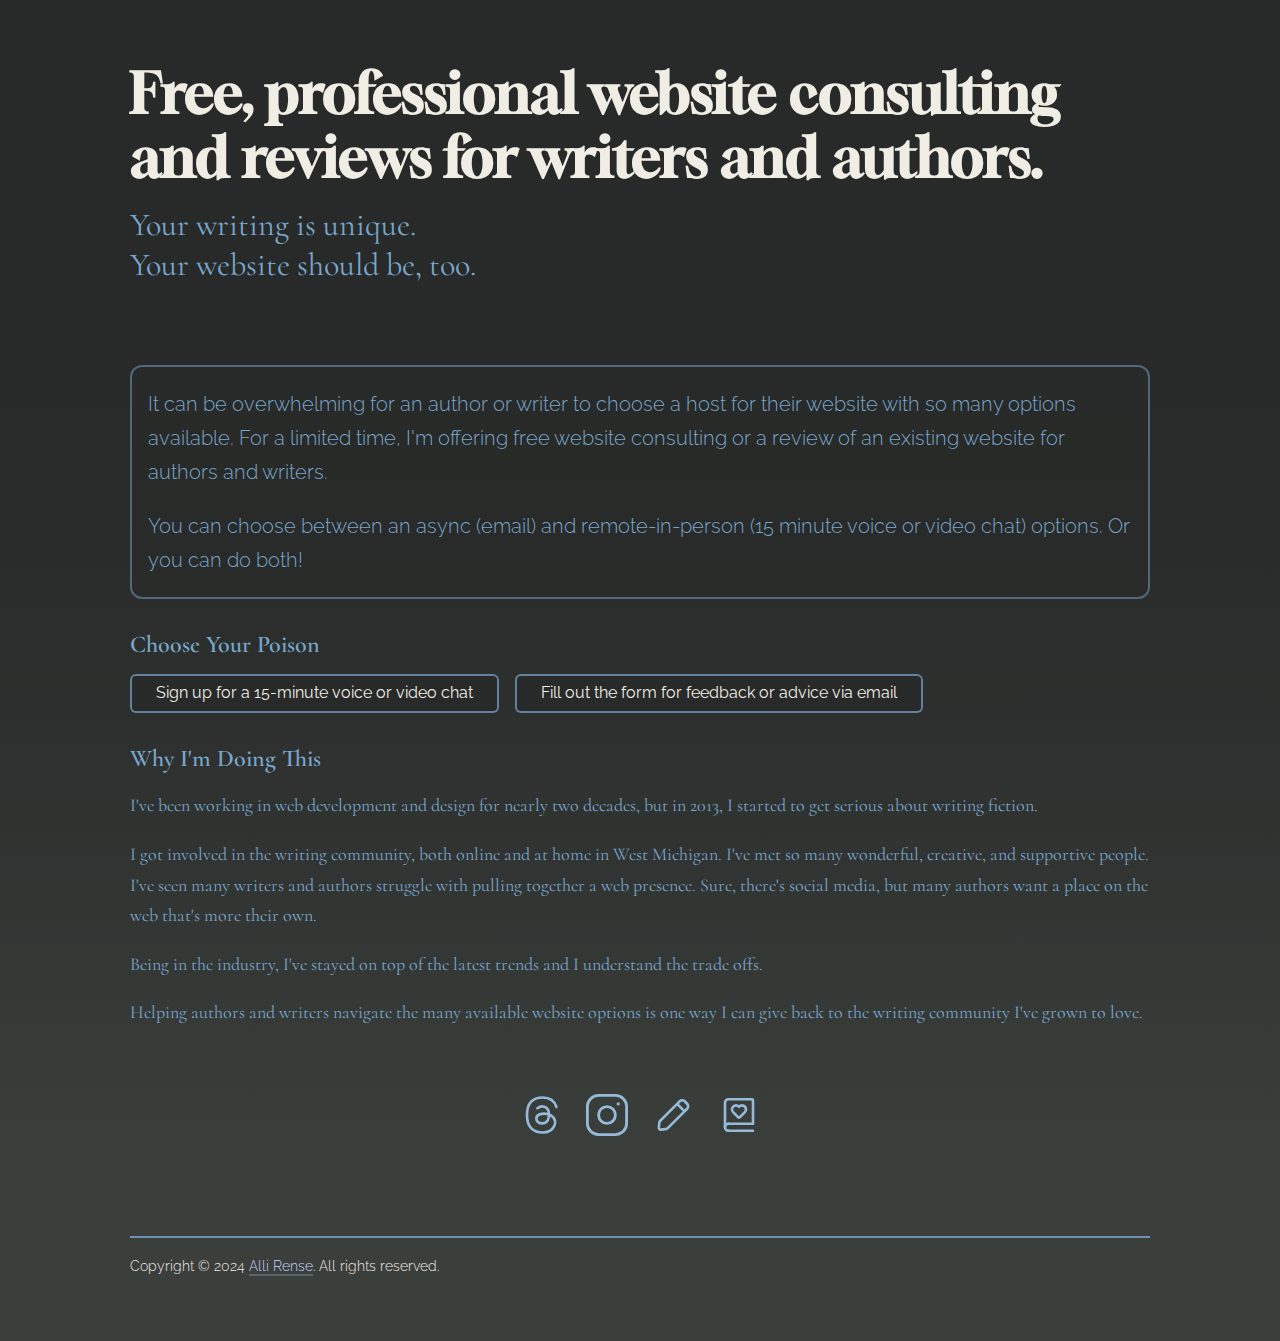
<file: site/index.html>
<!DOCTYPE html>
<html lang="en">
<head>
    <meta charset="UTF-8">
    <meta name="viewport" content="height=device-height, initial-scale=1.0">
    <meta property="og:title" content="Free Website Consultation for Authors and Writers" />
<meta property="og:description" content="Your writing is unique. Your website should be, too. Get expert advice on website hosting, free for authors and writers." />
<meta property="og:image" content="https://alli.ink/images/consultingogimage.png" />
    <link rel="preconnect" href="https://fonts.googleapis.com"> 
    <link rel="preconnect" href="https://fonts.gstatic.com" crossorigin> 
    <link href="https://fonts.googleapis.com/css2?family=Cormorant:wght@300;400;600&family=Gloock&family=Raleway:wght@300;600&display=swap" rel="stylesheet">
    <link rel="stylesheet" href="../normalize.css"/>
    <link rel="stylesheet" href="../styles.css"/>
    <link rel="apple-touch-icon" sizes="180x180" href="/apple-touch-icon.png">
    <link rel="icon" type="image/png" sizes="32x32" href="/favicon-32x32.png">
    <link rel="icon" type="image/png" sizes="16x16" href="/favicon-16x16.png">
    <link rel="manifest" href="/site.webmanifest">
    <link rel="mask-icon" href="/safari-pinned-tab.svg" color="#7aa6cd">
    <meta name="msapplication-TileColor" content="#7aa6cd">
    <meta name="theme-color" content="#7aa6cd">
    
    <title>Free Author Website Consultation</title>
</head>
<!-- Google tag (gtag.js) -->
<script async src="https://www.googletagmanager.com/gtag/js?id=G-7P4N40CLV4"></script>
<script>
  window.dataLayer = window.dataLayer || [];
  function gtag(){dataLayer.push(arguments);}
  gtag('js', new Date());

  gtag('config', 'G-7P4N40CLV4');
</script>
<body class="page basic services">
    <section class="section hero">
        <div class="content">
            <header>
                <h1>Free, professional website consulting and reviews for writers and authors.</h1>
                <div class="subheader">
                    Your writing is unique.<br/>Your website should be, too.
                </div>
            </header>
        </div>
        </section>
    <main>
        <section class="section main">
            <div class="content">
                    <p>It can be overwhelming for an author or writer to choose a host for their website with so many options available.
                          For a limited time, I'm offering free website consulting or a review of an existing website for authors and writers.</p>
                    <p>You can choose between an async (email) and remote-in-person (15 minute voice or video chat) options. Or you can do both!</p>
            </div>
        </section>
        <section class="section options">
            <div class="content">
                <h2>Choose Your Poison</h2>
                <ul>
                    <li><a class="button large" href="https://cal.com/allirense/website-consulting-sesh" target="_blank" rel="noopener">Sign up for a 15-minute voice or video chat</a></li>
                    <li><a class="button large" href="../consulting">Fill out the form for feedback or advice via email</a></li>
                </ul>
            </div>
        </section>
        <section class="section why">
            <div class="content">
                <h2>Why I'm Doing This</h2>
                <p>I've been working in web development and design for nearly two decades, but in 2013, I started to get serious about writing fiction.</p>
                <p>I got involved in the writing community, both online and at home in West Michigan. I've met so many wonderful, creative, and supportive people. I've seen many writers and authors struggle with pulling together a web presence. Sure, there's social media, but many authors want a place on the web that's more their own.</p>
                <p>Being in the industry, I've stayed on top of the latest trends and I understand the trade offs.</p>
                <p>Helping authors and writers navigate the many available website options is one way I can give back to the writing community I've grown to love.</p>
            </div>
        </section>
        <section class="section socials">
            <div class="content">
                <div class="soc threads">
                    <a href="https://www.threads.net/@allirense" target="_blank" rel="noopener">
                        <svg xmlns="http://www.w3.org/2000/svg" width="42" height="42" viewBox="0 0 24 24"><title>Follow Alli on Threads</title><path fill="none" stroke="currentColor" stroke-linecap="round" stroke-linejoin="round" stroke-width="1.5" d="M9.914 8.128c2.505-2.014 6.11-.94 6.536 2.372c.452 3.514-.45 6.3-3.95 6.3c-3.25 0-3.15-2.8-3.15-2.8c0-3 5.15-3.4 8.15-1.9C23 15.6 19 22 13 22c-4.97 0-9-2.5-9-10S8.03 2 13 2c3.508 0 6.672 1.807 7.835 5.42"/></svg>
                    </a>
                </div>
                <div class="soc instagram">
                    <a href="https://www.instagram.com/allirense" target="_blank" rel="noopener">
                        <svg xmlns="http://www.w3.org/2000/svg" width="42" height="42" viewBox="0 0 15 15"><title>Follow Alli on Instagram</title><path fill="none" stroke="currentColor" d="M11 3.5h1M4.5.5h6a4 4 0 0 1 4 4v6a4 4 0 0 1-4 4h-6a4 4 0 0 1-4-4v-6a4 4 0 0 1 4-4Zm3 10a3 3 0 1 1 0-6a3 3 0 0 1 0 6Z"/></svg>
                    </a>
                </div>
                <div class="soc substack">
                    <a href="https://substack.com/@allirense" target="_blank" rel="noopener">
                        <svg xmlns="http://www.w3.org/2000/svg" width="42" height="42" viewBox="0 0 24 24"><title>Follow Alli on Substack</title><path fill="none" stroke="currentColor" stroke-linecap="round" stroke-linejoin="round" stroke-width="1.5" d="m14.363 5.652l1.48-1.48a2 2 0 0 1 2.829 0l1.414 1.414a2 2 0 0 1 0 2.828l-1.48 1.48m-4.243-4.242l-9.616 9.615a2 2 0 0 0-.578 1.238l-.242 2.74a1 1 0 0 0 1.084 1.085l2.74-.242a2 2 0 0 0 1.24-.578l9.615-9.616m-4.243-4.242l4.243 4.242"/></svg>
                    </a>
                </div>
                <div class="soc storygraph">
                    <a href="https://app.thestorygraph.com/profile/alli" target="_blank" rel="noopener">
                        <svg xmlns="http://www.w3.org/2000/svg" width="42" height="42" viewBox="0 0 24 24"><title>Follow Alli on Storygraph</title><g fill="none" stroke="currentColor" stroke-width="1.5"><path stroke-linecap="round" d="M4 19V5a2 2 0 0 1 2-2h13.4a.6.6 0 0 1 .6.6v13.114"/><path stroke-linejoin="round" d="M16 8.78a2.28 2.28 0 0 1-.662 1.606c-.976.984-1.923 2.01-2.936 2.958a.597.597 0 0 1-.822-.017l-2.918-2.94a2.281 2.281 0 0 1 0-3.214a2.277 2.277 0 0 1 3.232 0L12 7.28l.106-.107A2.276 2.276 0 0 1 16 8.78Z"/><path stroke-linecap="round" d="M6 17h14M6 21h14"/><path stroke-linecap="round" stroke-linejoin="round" d="M6 21a2 2 0 1 1 0-4"/></g></svg>
                    </a>
                </div>
            </div>
        </div>
    </main>
    <footer class="section">
        <div class="content">
            <hr/>
            <div class="copyright">
                <p>Copyright &copy; 2024 <a href="mailto:allirense@gmail.com">Alli Rense</a>. All rights reserved.
            </div>
        </div>
    </footer>
</body>
</file>
<file: styles.css>
:root {
    --alt-color-rgb: 175, 122, 109;
    --alt-color: rgb(var(--alt-color-rgb));
    --alt-light-color-rgb: 219, 195, 189;
    --alt-light-color: rgb(var(--alt-light-color-rgb));
    --background-color-rgb: 39, 42, 40;
    --background-color: rgb(var(--background-color-rgb));
    --background-light-color-rgb: 59, 63, 60;
    --background-light-color: rgb(var(--background-light-color-rgb));
    --background-alt-color-rgb: 66, 42, 36;
    --background-alt-color: rgb(var(--background-alt-color-rgb));
    --background-offset-color-rgb: 55,48,163;
    --background-offset-color: rgb(var(--background-offset-color-rgb));
    --highlight-color-rgb: 240, 237, 229;
    --highlight-color: rgb(var(--highlight-color-rgb));
    --highlight-dark-color-rgb: 222, 217, 206;
    --highlight-dark-color: rgb(var(--highlight-dark-color-rgb));
    --highlight-light-color-rgb: 255, 255, 255;
    --highlight-light-color: rgb(var(--highlight-light-color-rgb));
    --link-color-rgb: 151, 186, 216;
    --link-color: rgb(var(--link-color-rgb));
    --main-color-rgb: 122, 166, 205;
    --main-color: rgb(var(--main-color-rgb));
    --main-dark-color-rgb: 29, 32, 30;
    --main-dark-color: rgb(var(--main-dark-color-rgb));
    --main-light-color-rgb: 199,210,254;
    --main-light-color: rgb(var(--main-light-color-rgb));
    --muted-color-rgb: 188, 202, 214;
    --muted-color: rgb(var(--muted-color-rgb));
}

* {
    box-sizing: border-box;
}

a {
    border-bottom: 2px solid rgba(var(--link-color-rgb), .3);
    color: var(--link-color);
    text-decoration: none;
}

a:hover {
    border-bottom: 2px solid rgba(var(--highlight-color-rgb), .3);
    color: var(--highlight-color);
}

html {
    background-color: var(--background-color);
}

body {
    background-color: var(--background-color);
    color: var(--main-color);
    font-family: 'Cormorant', serif;
    position: relative;
}

body.page {
    background: linear-gradient(180deg, rgba(var(--background-color-rgb), 1) 0%, rgba(var(--background-light-color-rgb), 1) 80%);
}

body > .background {
    background:url(images/starryback.svg) no-repeat;
    background-attachment: fixed;
    background-position: top -100px left;
    background-size: cover;
    bottom: 0;
    min-height: 100%;
    left: 0;
    position: absolute;
    right: 0;
    top: 0;
    width: 100%;
}

blockquote {
    font-family: 'Cormorant', sans-serif;
    font-size: 1.5rem;
    font-weight: 600;
    margin-left: 0;
    padding-left: 0.5em;
}

button, .button {
    background-color: var(--background-color);
    border: 2px solid rgba(var(--main-color-rgb),.7);
    border-radius: 6px;
    color: var(--highlight-color);
    cursor: pointer;
    font-family: 'Raleway', sans-serif;
    padding: 8px 24px;
}

button:hover, .button:hover {
    background-color: rgba(var(--main-color-rgb),.2);
    border: 2px solid rgba(var(--main-color-rgb),.8);
}

input[type="checkbox"], input[type="radio"] {
    -webkit-appearance: none;
    appearance: none;
    background: var(--background-color);
    border-radius: 0.15em;
    border: 0.15em solid rgba(var(--main-color-rgb),.5);
    color: --main-color;
    cursor: pointer;
    display: grid;
    font: inherit;
    height: 1.15em;
    margin: 0;
    place-content: center;
    transform: translateY(-0.075em);
    width: 1.15em;
}

input[type="radio"]::before, input[type="checkbox"]::before {
    content: "";
    width: 0.65em;
    height: 0.65em;
    transform: scale(0);
    transition: 120ms transform ease-in-out;
    box-shadow: inset 1em 1em var(--main-color);
}

input[type="radio"]:checked::before, input[type="checkbox"]:checked::before {
    transform: scale(1);
}

input[type="text"], input[type="email"], select, label {
    display: block;
}

input[type="text"], input[type="email"], select, textarea {
    background-color: var(--background-color);
    border-radius: 6px;
    border: 1px solid rgba(var(--main-color-rgb),.35);
    color: var(--highlight-color);
    font-family: 'Raleway', sans-serif;
    max-width: 400px;
    padding: 8px;
    width: 100%;
}

input[type="radio"] {
    border-radius: 50%;
}

input[type="radio"]::before {
    border-radius: 50%;
}


h1, h2, h3, h4, h5, h6, header {
    font-family: 'Cormorant', sans-serif;
    font-weight: 600;
    margin: 0;
}

header .subheader {
    font-size: 1.35rem;
    line-height: 1.5;
    font-weight: 400;
    margin: 1em 0;
}

@media screen and (min-width: 700px) {
    header {
        padding: 2em 3em 0 3em;
    }

    header .subheader {
        font-size: 1.5rem;
    }
}

@media screen and (min-width: 900px) {
    header {
        padding: 3em 5em 0 5em;
    }
}

hr {
    border: 0;
    border-bottom: 2px solid rgba(var(--main-color-rgb),.8);
    margin: 1em 0;
}

label, .fieldset {
    font-size: 1.1rem;
    margin-bottom: 2em;
}

@media screen and (min-width: 700px) {
    label, .fieldset {
        font-size: 1.125rem;
    }
}

.fieldset label, label.fieldset {
    cursor: pointer;
    display: grid;
    grid-template-columns: 1em auto;
    gap: 0.5em;
    margin-bottom: 0.5em;
}

.fieldset label:hover, label.fieldset:hover {
    color: var(--main-light-color);
}

label.fieldset.checkbox {
    margin-bottom: 2em;
}

p {
    font-size: 1.25rem;
    line-height: 1.5;
    font-weight: 400;
}

.page p {
    font-size: 1.125rem;
}

@media screen and (min-width: 700px) {
    p {
        font-size: 1.5rem;
        line-height: 1.7;
    }
}

.label {
    font-size: 1.1rem;
    font-weight: 600;
    margin-bottom: 1em;
}

@media screen and (min-width: 700px) {
    .label {
        margin-bottom: 1.25em;
        font-size: 1.2rem;
    }
}

.label, .sublabel {
    align-items: flex-start;
    display: flex;
    gap: 0.25em;
    margin-top: -0.5em;
    margin-bottom: 1em;
}

.picture {
    border: 2px solid var(--highlight-color);
    border-radius: 12px;
    margin: auto;
    max-height: 200px;
    min-width: 200px;
    overflow: hidden;
    width: 200px;
}

.picture img {
    height: 100%;
    width: 100%;
}

select {
    -webkit-appearance: none;
    appearance: none;
}

.select-wrapper {
    max-width: 400px;
    position: relative;
    width: 100%;
}

.select-wrapper::after {
    content: "⌄";
    font-size: 1rem;
    pointer-events: none;
    position: absolute;
    right: 8px;
    top: 8px;
}

.sublabel {
    border-left: 3px solid rgba(var(--main-color-rgb),.2);
    color: rgba(var(--main-color-rgb), 0.8);
    font-size: 1.05rem;
    padding-left: 0.5em;
}

.required {
    border: 1px solid rgba(var(--main-color-rgb),.2);;
    border-radius: 12px;
    font-family: 'Raleway', sans-serif;
    font-size: 12px;
    margin-left: 4px;
    padding: 2px 8px;
    text-wrap: nowrap;
    white-space: pre;
}

.section {
    display: flex;
    justify-content: center;
    padding: 0 1em;
    position: relative;
    width: 100%;
}

.section .content {
    margin: 1em 0;
    max-width: 1020px;
    position: relative;
    width: 100%;
}

@media screen and (min-width: 900px) {
    .section .content {
        margin: 2em 0;
    }
}

.hero {
    background: var(--background-color);
    background: linear-gradient(180deg, rgba(var(--background-color-rgb),0) 0%, rgba(var(--background-color-rgb),.3) 50%, rgba(var(--background-color-rgb),.8) 100%);
    display: flex;
    padding-bottom: 2em;
    position: relative;
}

.hero.section .content {
    background-color: rgba(var(--main-dark-color-rgb), 0.8);
    border-radius: 12px;
    border: 2px solid var(--main-dark-color);
    padding: 0 1em;
}

.hero .top {
    align-items: center;
    display: grid;
    gap: 0.5em;
    grid-template-columns: 1fr 100px;
    padding-top: 1em;
}

@media screen and (min-width: 500px) {
    .hero .top {
        grid-template-columns: 1fr 150px;
    }    
}

@media screen and (min-width: 900px) {
    .hero .top {
        gap: 2em;
        grid-template-columns: 1fr 180px;
    }    
}

.hero .moon {
    background: url('images/highlightmoon.svg') no-repeat;
    height: 100px;
    width: 100px;
}

@media screen and (min-width: 500px) {
    .hero .moon {
        height: 150px;
        width: 150px;
    }  
}

@media screen and (min-width: 900px) {
    .hero .moon {
        height: 180px;
        width: 180px;
    }  
}

.hero header h1 {
    font-family: 'Gloock', serif;
    color: var(--highlight-color);
    font-size: 2rem;
    font-weight: 600;
    padding-top: 0;
}

.page .hero header h1 .h1pt2 {
    display: block;
    font-size: 1.5rem;
}

@media screen and (min-width: 500px) {
    .hero header h1 {
        font-size: 2.5rem;
    }

    .page .hero header h1 .h1pt2 {
        font-size: 1.75rem;
    }
}

@media screen and (min-width: 700px) {
    .hero header h1 {
        font-size: 3.5rem;
    }

    .page .hero header h1 .h1pt2 {
        font-size: 2rem;
    }
}

@media screen and (min-width: 900px) {
    .hero header h1 {
        font-size: 4.25rem;
        padding-top: 0;
    }

    .page .hero header h1 .h1pt2 {
        font-size: 3rem;
    }
}

.options ul {
    align-items: center;
    display: flex;
    gap: 1em;
    flex-direction: column;
    list-style-type: none;
    margin: 1em 0 0;
    padding: 0;
}

@media screen and (min-width: 700px) {
    .options ul {
        flex-direction: row;
    }
}

.options ul li {
    display: block;
}

.options ul li a {
    display: block;
}

.socials, .socials .content {
    display: flex;
    gap: 24px;
    justify-content: center;
    margin: auto;
    max-width: 600px;
    padding-bottom: 1em;
}

@media screen and (min-width: 700px) {
    .socials {
        gap: 46px;
        padding: 1em 0 2em 0;
    }
}

.socials a {
    border: 0;
    display: block;
}

.currently {
    background: linear-gradient(180deg, rgba(var(--background-color-rgb),.8) 0%, rgba(var(--background-color-rgb),.9) 100%);
    position: relative;
}

.currently .content {
    display: flex;
    gap: 1em;
    flex-direction: column-reverse;
}

@media screen and (min-width: 900px) {
    .currently .content {
        display: grid;
        gap: 1em;
        grid-template-columns: 300px 1fr;
    }
}

.currently .moth {
    align-items: center;
    justify-content: center;
    display: flex;
}

.currently .moth img {
    width: 300px;
}

@media screen and (min-width: 900px) {
.currently .moth img {
    margin-left: -3em;
    width: auto;
}
}

.currently h3, .currently p {
    color: var(--highlight-dark-color);
}

.currently h2 {
    color: var(--highlight-color);
    font-family: 'Gloock', serif;
    font-size: 2rem;
}

@media screen and (min-width: 700px) {
    .currently h2 {
        font-size: 3rem;
    }
}

.currently .content h3 {
    font-family: 'Raleway', sans-serif;
    font-size: 1.6rem;
    font-weight: 300;
}

.currently .content .grid {
    display: flex;
    flex-direction: column;
    gap: 8px;
}

@media screen and (min-width: 700px) {
    .currently .content .grid {
        flex-direction: row;
        gap: 32px;
    }
}

.currently .content .grid>div {
    border: 2px solid rgba(var(--main-color-rgb),.5);;
    border-radius: 12px;
    margin-top: 1em;
    padding: 16px 16px 0 16px;
}

.currently .content p {
    font-size: 1.25rem;
    line-height: 1.5;
}

.content h3 {
    font-size: 1.95rem;
    line-height: 1.2;
    max-width: 800px;
    font-weight: 600;
}

.bio {
    align-items: center;
    background: linear-gradient(to bottom, rgba(var(--background-color-rgb),.9) 0%,rgba(var(--background-light-color-rgb),1) 100%);
    flex-direction: column;
    gap: 16px;
    padding-top: 3em;
    position: relative;
}

.bio .content {
    display: flex;
    gap: 8px;
    margin-bottom: 2em;
}

@media screen and (min-width: 700px) {
    .bio .content {
        gap: 32px;
        margin-bottom: 1em;
    }
}

.bio .content h2 {
    font-family: 'Raleway';
    font-size: 1.95rem;
    font-weight: 300;
    line-height: 1.2;
    max-width: 800px;
}

.bio .content.human {
    flex-direction: column;
}

@media screen and (min-width: 700px) {
    .bio .content.human {
        flex-direction: row;
    }
}

.bio .content.cat {
    flex-direction: column-reverse;
}

@media screen and (min-width: 700px) {
    .bio .content.cat {
        flex-direction: row;
    }
}

.bio .content .text {
    width: auto;
}

.newsletter {
    background: linear-gradient(to bottom, rgba(var(--background-light-color-rgb),1) 0%,rgba(var(--background-alt-color-rgb),1) 100%);
    overflow: hidden;
    padding-bottom: 3em;
    padding-top: 1em;
    position: relative;
}

.newsletter .content {
    margin: 2em 0 6em 0;
}

@media screen and (min-width: 700px) {
    .newsletter .content {
        margin: 2em 4em;
    }
}

.newsletter h2 {
    color: var(--highlight-color);
}

@media screen and (min-width: 700px) {
    .newsletter {
        padding-top: 0;
    }
}

.newsletter .background {
    background: url(images/allflowers.svg) no-repeat;
    position: absolute;
    bottom: -9em;
    height: 400px;
    right: -2em;
    width: 200px;
}

@media screen and (min-width: 700px) {
    .newsletter .background {
        bottom: -4em;
        height: 500px;
        right: 0.5em;
    }
}

@media screen and (min-width: 700px) {
    .newsletter .background {
        bottom: -2em;
        height: 500px;
        right: 1em;
    }
}

.newsletter .inner {
    background: rgba(var(--main-dark-color-rgb),.8);
    border: 2px solid rgba(var(--main-dark-color-rgb), 1);
    border-radius: 12px;
    padding: 1em;
    position: relative;
}

@media screen and (min-width: 700px) {
    .newsletter .inner {
        padding: 2.5em;
    }
}

.newsletter h2, .newsletter h3 {
    max-width: none;
    text-align: center;
    width: auto;
}

.newsletter h2 {
    font-family: 'Gloock', serif;
    font-size: 2rem;
}

@media screen and (min-width: 700px) {
    .newsletter h2 {
        font-size: 3rem;
    }
}

.newsletter h3 {
    color: var(--alt-light-color);
    font-family: 'Raleway', sans-serif;
    font-size: 1.25rem;
    font-weight: 300;
    margin-top: 0.25em;
}

@media screen and (min-width: 700px) {
    .newsletter h3 {
        font-size: 1.6rem;
    }
}

.newsletter p {
    color: var(--alt-light-color);
    font-size: 1.15rem;
}

@media screen and (min-width: 700px) {
    .newsletter p {
        font-size: 1.5rem;
    }
}

.newsletter .subscribe {
    display: flex;
    justify-content: center;
    padding-bottom: 1em;
}

@media screen and (min-width: 700px) {
    .newsletter .subscribe {
        padding-bottom: 0;
    }
}

.newsletter .subscribe a {
    background: var(--alt-color);
    border: 0;
    border-radius: 12px;
    box-shadow: 0 0 3px rgba(var(--background-color-rgb),0.3);
    color: var(--background-color);
    display: block;
    font-family: 'Raleway', sans-serif;
    font-size: 1.25rem;
    font-weight: 600;
    padding: 0.75em 1.25em;
    text-decoration: none;
}

@media screen and (min-width: 700px) {
    .newsletter .subscribe a {
        font-size: 1.5rem;
    }
}

.newsletter .subscribe a:hover {
    background: var(--alt-light-color);
}


footer {
    background-color: var(--main-dark-color);
    border-top: 2px solid rgba(var(--alt-color-rgb), 1);
    position: relative;
}

footer.section .content {
    margin: 3em 0;
}

footer .content .top {
    display: flex;
    justify-content: space-between;
}

footer .content h2 {
    font-family: 'Raleway', sans-serif;
    font-size: 1.95rem;
    font-weight: 300;
    line-height: 1.2;
    max-width: 800px;
}

footer a.github {
    border-bottom: 0;
}

footer a.github svg {
    position: relative;
    top: 4px;
}

footer .copyright p {
    color: rgba(var(--muted-color-rgb) 0.6);
    font-family: 'Raleway', sans-serif;
    font-size: 0.9rem;
    font-weight: 300;
}


/* Page Specific Content */


.page .subheader {
    align-items: center;
    display: flex;
    flex-direction: column;
    gap: 2em;
}

@media screen and (min-width: 700px) {
    .page .subheader {
        flex-direction: row;
    }
}

.page .section.hero {
    background: var(--background-color);
}

.page main {
    background: linear-gradient(180deg, rgba(var(--background-color-rgb),1) 0%, rgba(var(--background-color-rgb),0) 100%);
}


.page .main .content {
    background: rgba(var(--background-color-rgb), 0.5);
    border: 2px solid rgba(var(--main-color-rgb),.5);
    border-radius: 12px;
    padding: 2em;
}

.page .main .instructions {
    font-family: 'Raleway', sans-serif;
}

.page .main .instructions p:first-child {
    margin-top: 0;
}

.page .main form {
    padding-top: 1em;
}

.page footer {
    background: var(--background-offset-color-rgb);
    border-top: 2px solid var(--main-color);
    color: var(--highlight-color);
    margin-top: 4em;
}

.page footer a {
    color: var(--main-light-color);
}

.page footer a:hover {
    color: var(--highlight-light-color);
}

.page .section.hero .content {
    background: none;
    border: 0;
    padding: 0;
}

.page .copyright p {
    color: rgba(var(--highlight-color-rgb) 0.8);
}

/* Basic specific styles */
.page.basic h2 {
    font-size: 1.25rem;
}

@media screen and (min-width: 700px) {
    .page.basic h2 {
        font-size: 1.5rem;
    }
}

.page.basic .hero header>h1 {
    font-size: 1.75rem;
}

@media screen and (min-width: 700px) {
    .page.basic .hero header {
        padding: 2em 0 0;
    }
    .page.basic .hero header>h1 {
        font-size: 2.5rem;
        padding-top: 0.5em;
    }
}

@media screen and (min-width: 900px) {
    .page.basic .hero header>h1 {
        font-size: 3.5rem;
    }
}

.page.basic header .subheader {
    display: block;
    font-size: 1.5rem;
    line-height: 1.25;
    font-weight: 400;
    margin: 0.5em 0;
}

@media screen and (min-width: 900px) {
    .page.basic header .subheader {
        font-size: 2rem;
        margin: 0.5em 0;
    }
}

.page.basic .section .content {
    margin-top: 0;
}

.page.basic .main .content {
    padding: 0 1em;
}

.page.basic .main .content p {
    font-family: 'Raleway', sans-serif;
    font-size: 0.9rem;
    font-weight: 300;
}

@media screen and (min-width: 700px) {
    .page.basic .main .content p {
        font-family: 'Raleway', sans-serif;
        font-size: 1rem;
        font-weight: 300;
    }
}

@media screen and (min-width: 900px) {
    .page.basic .main .content p {
        font-family: 'Raleway', sans-serif;
        font-size: 1.25rem;
        font-weight: 300;
    }
}

.page.basic footer {
    background: none transparent;
    box-shadow: none;
    border: 0;
    margin-top: 2em;
}
</file>
